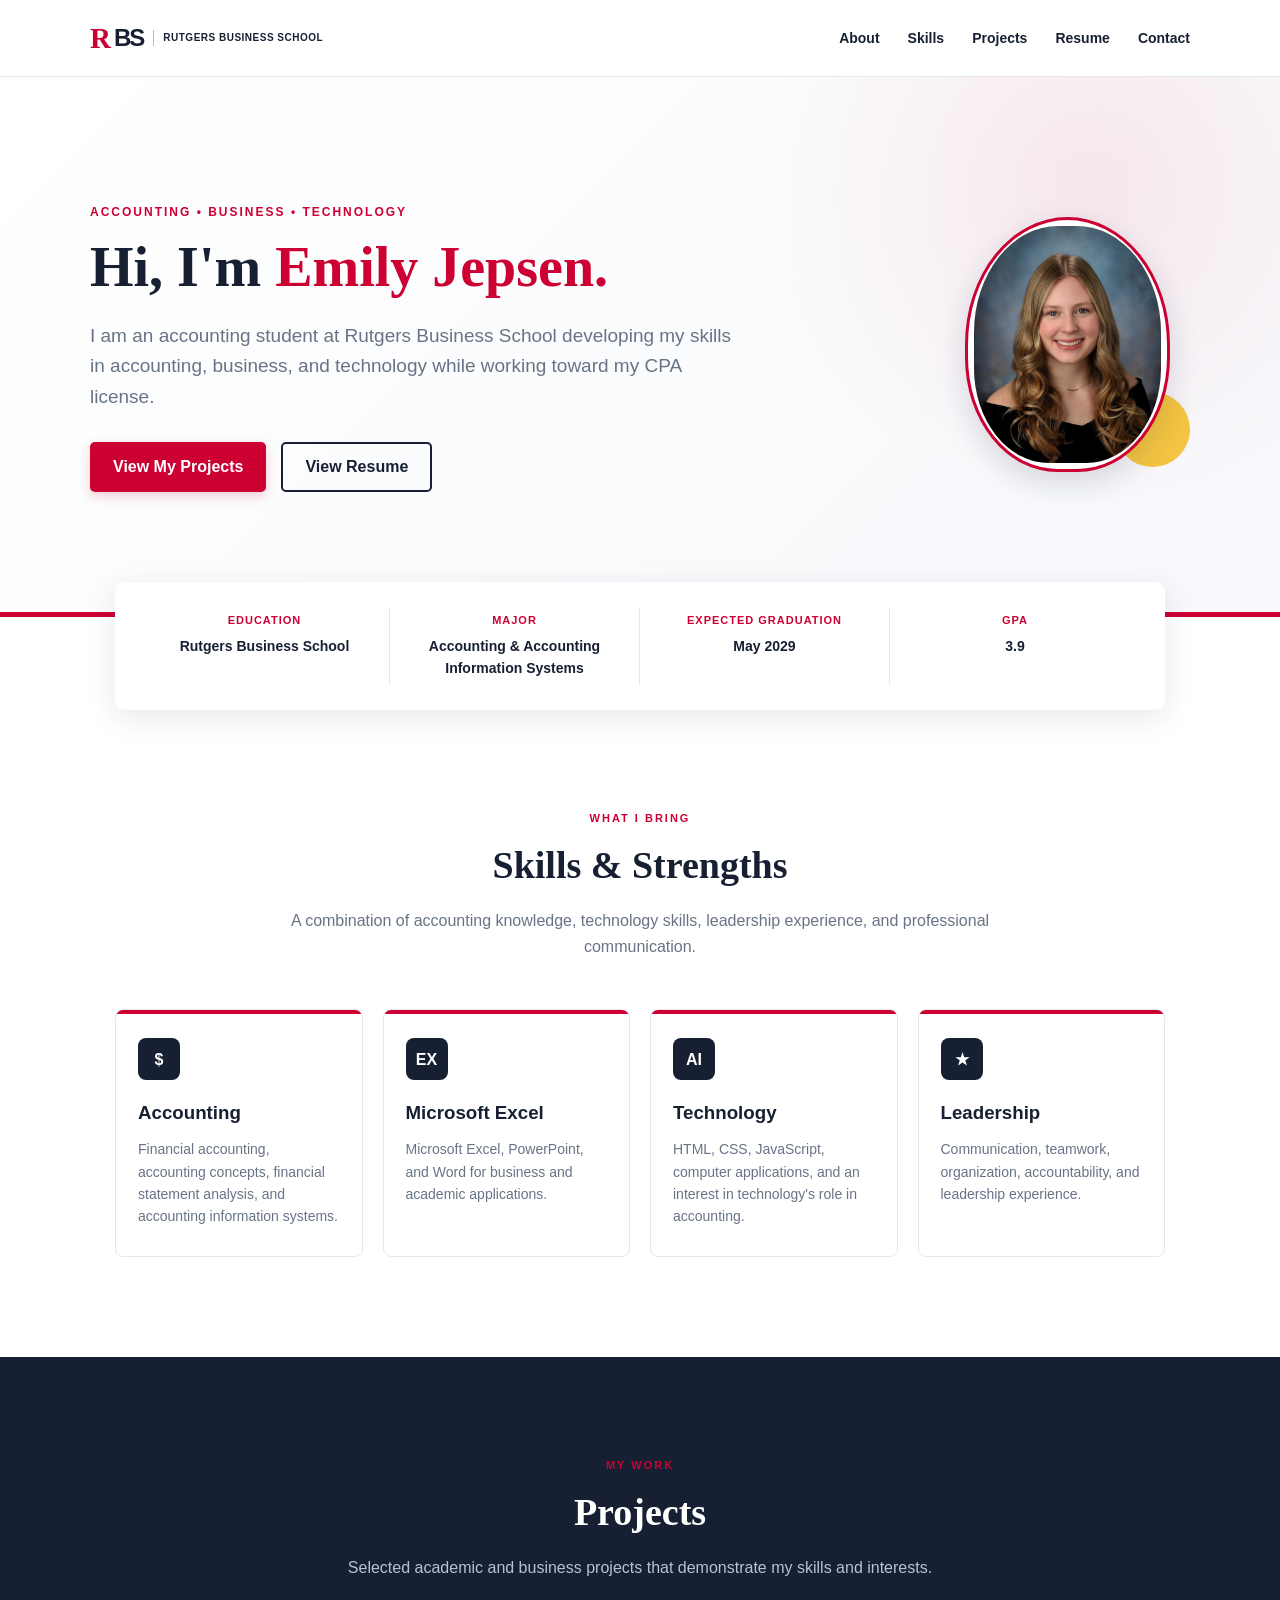
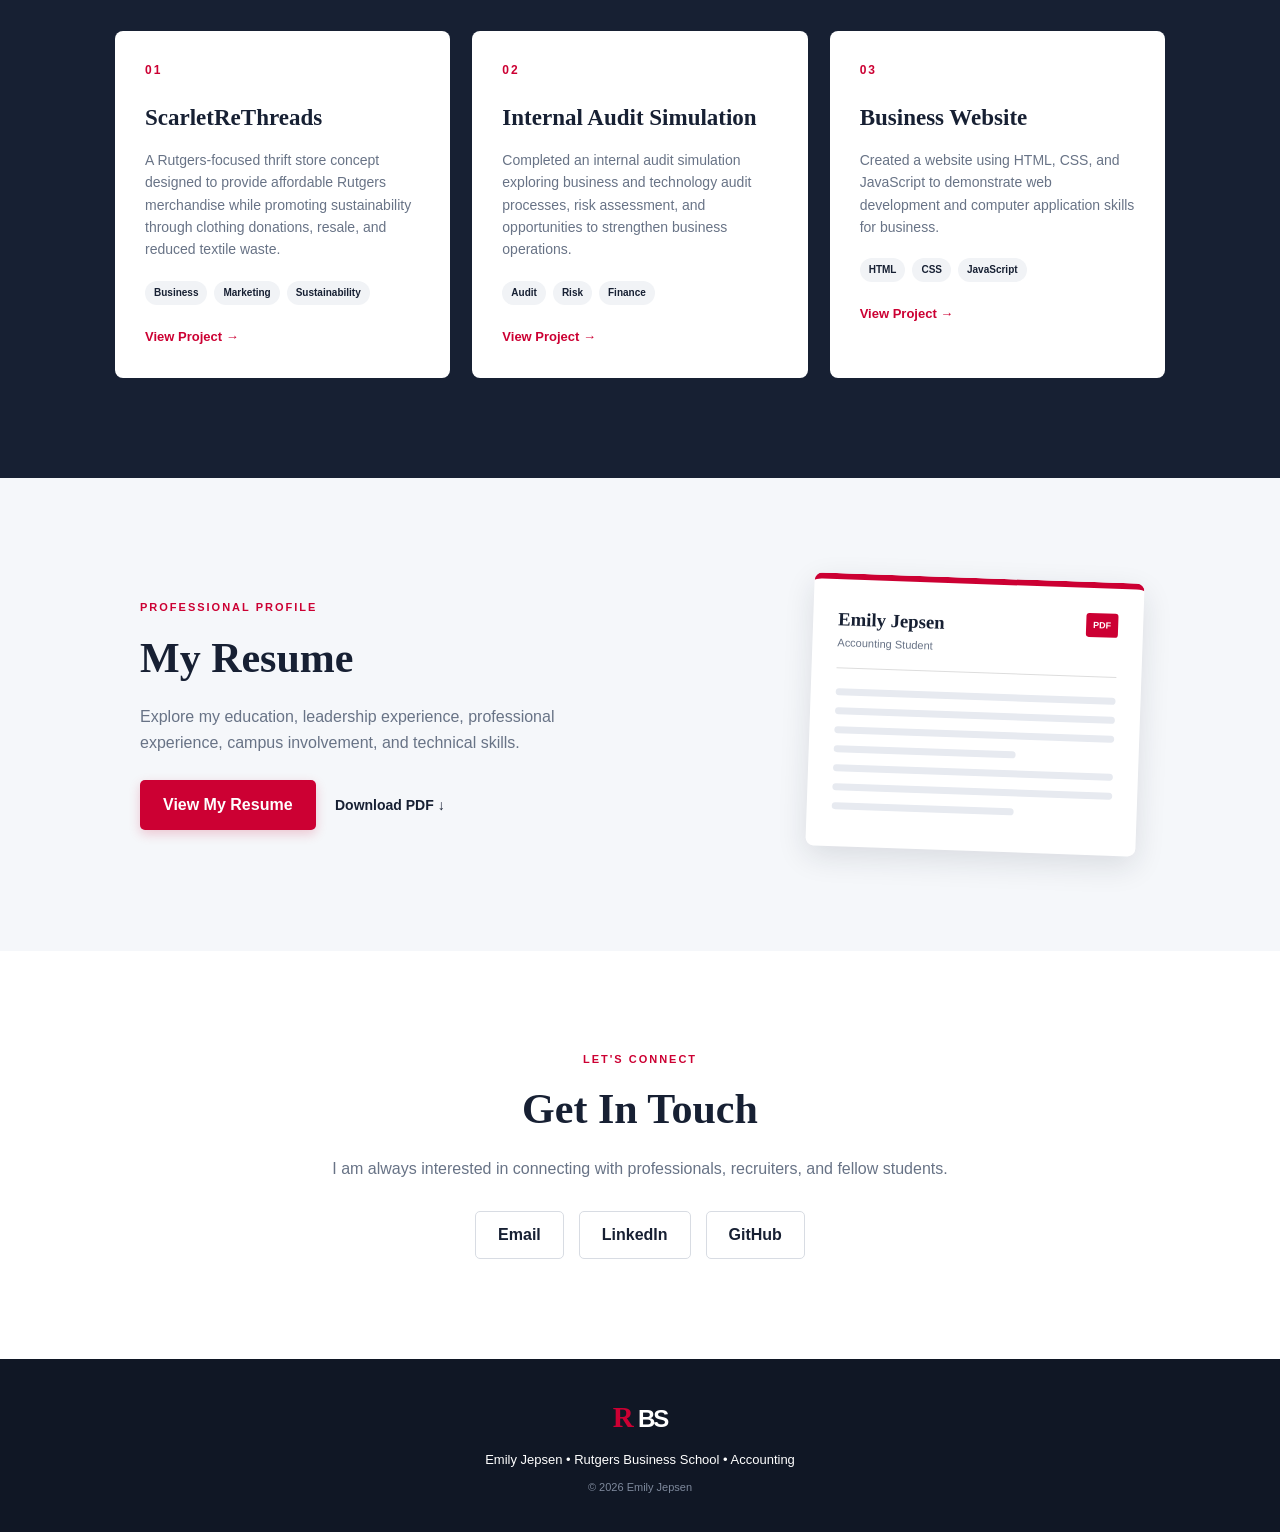
<file: index.html>
<!DOCTYPE html>
<html lang="en">

<head>

    <meta charset="UTF-8">

    <meta name="viewport" content="width=device-width, initial-scale=1.0">

    <title>Emily Jepsen | Accounting Student</title>

    <link rel="stylesheet" href="style.css">

</head>


<body>


    <!-- Navigation -->

    <header>

        <nav>

            <!-- RBS Style Logo -->

            <a href="#about" class="logo">

                <span class="logo-r">R</span>
                <span class="logo-bs">BS</span>

                <span class="logo-text">
                    Rutgers Business School
                </span>

            </a>


            <ul class="nav-links">

                <li>
                    <a href="#about">About</a>
                </li>

                <li>
                    <a href="#skills">Skills</a>
                </li>

                <li>
                    <a href="#projects">Projects</a>
                </li>

                <li>
                    <a href="#resume">Resume</a>
                </li>

                <li>
                    <a href="#contact">Contact</a>
                </li>

            </ul>

        </nav>

    </header>



    <!-- HERO / PERSONAL STATEMENT -->

    <section id="about" class="hero">

        <div class="hero-content">


            <div class="hero-text">

                <div class="small-label">
                    ACCOUNTING • BUSINESS • TECHNOLOGY
                </div>


                <h1>
                    Hi, I'm
                    <span>Emily Jepsen.</span>
                </h1>


                <p class="statement">

                    I am an accounting student at Rutgers Business School
                    developing my skills in accounting, business, and technology
                    while working toward my CPA license.

                </p>


                <div class="hero-buttons">

                    <a href="#projects" class="primary-button">
                        View My Projects
                    </a>


                    <a href="#resume" class="secondary-button">
                        View Resume
                    </a>

                </div>

            </div>



            <!-- Small Headshot -->

            <div class="hero-image">

                <div class="image-border">

                    <img
                        src="headshot.JPG"
                        alt="Professional headshot of Emily Jepsen"
                    >

                </div>

                <div class="image-accent"></div>

            </div>

        </div>

    </section>



    <!-- QUICK INFORMATION -->

    <section class="quick-info">

        <div class="info-box">

            <h3>Education</h3>

            <p>
                Rutgers Business School
            </p>

        </div>


        <div class="info-box">

            <h3>Major</h3>

            <p>
                Accounting & Accounting Information Systems
            </p>

        </div>


        <div class="info-box">

            <h3>Expected Graduation</h3>

            <p>
                May 2029
            </p>

        </div>


        <div class="info-box">

            <h3>GPA</h3>

            <p>
                3.9
            </p>

        </div>

    </section>



    <!-- SKILLS -->

    <section id="skills" class="section">

        <div class="section-heading">

            <p class="section-label">
                WHAT I BRING
            </p>

            <h2>
                Skills & Strengths
            </h2>

            <p>
                A combination of accounting knowledge, technology skills,
                leadership experience, and professional communication.
            </p>

        </div>



        <div class="skills-container">


            <div class="skill-card">

                <div class="skill-icon">
                    $
                </div>

                <h3>
                    Accounting
                </h3>

                <p>
                    Financial accounting, accounting concepts,
                    financial statement analysis, and accounting
                    information systems.
                </p>

            </div>



            <div class="skill-card">

                <div class="skill-icon">
                    EX
                </div>

                <h3>
                    Microsoft Excel
                </h3>

                <p>
                    Microsoft Excel, PowerPoint, and Word for
                    business and academic applications.
                </p>

            </div>



            <div class="skill-card">

                <div class="skill-icon">
                    AI
                </div>

                <h3>
                    Technology
                </h3>

                <p>
                    HTML, CSS, JavaScript, computer applications,
                    and an interest in technology's role in accounting.
                </p>

            </div>



            <div class="skill-card">

                <div class="skill-icon">
                    ★
                </div>

                <h3>
                    Leadership
                </h3>

                <p>
                    Communication, teamwork, organization,
                    accountability, and leadership experience.
                </p>

            </div>

        </div>

    </section>



    <!-- PROJECTS -->

    <section id="projects" class="projects-section">

        <div class="section-heading">

            <p class="section-label">
                MY WORK
            </p>

            <h2>
                Projects
            </h2>

            <p>
                Selected academic and business projects that
                demonstrate my skills and interests.
            </p>

        </div>



        <div class="projects-container">


            <!-- Project 1 -->

            <div class="project-card">

                <div class="project-number">
                    01
                </div>

                <h3>
                    ScarletReThreads
                </h3>

                <p>
                    A Rutgers-focused thrift store concept designed
                    to provide affordable Rutgers merchandise while
                    promoting sustainability through clothing donations,
                    resale, and reduced textile waste.
                </p>

                <div class="project-tags">

                    <span>
                        Business
                    </span>

                    <span>
                        Marketing
                    </span>

                    <span>
                        Sustainability
                    </span>

                </div>

                <a href="Intro to Management Final Project (1).pptx" class="project-link">
                    View Project →
                </a>

            </div>



            <!-- Project 2 -->

            <div class="project-card">

                <div class="project-number">
                    02
                </div>

                <h3>
                    Internal Audit Simulation
                </h3>

                <p>
                    Completed an internal audit simulation exploring
                    business and technology audit processes, risk
                    assessment, and opportunities to strengthen
                    business operations.
                </p>

                <div class="project-tags">

                    <span>
                        Audit
                    </span>

                    <span>
                        Risk
                    </span>

                    <span>
                        Finance
                    </span>

                </div>

                <a href="certificate.pdf" class="project-link">
                    View Project →
                </a>

            </div>



            <!-- Project 3 -->

            <div class="project-card">

                <div class="project-number">
                    03
                </div>

                <h3>
                    Business Website
                </h3>

                <p>
                    Created a website using HTML, CSS, and JavaScript
                    to demonstrate web development and computer
                    application skills for business.
                </p>

                <div class="project-tags">

                    <span>
                        HTML
                    </span>

                    <span>
                        CSS
                    </span>

                    <span>
                        JavaScript
                    </span>

                </div>

                <a href="WorldCuisines4Main.html" class="project-link">
                    View Project →
                </a>

            </div>

        </div>

    </section>



    <!-- RESUME -->

    <section id="resume" class="resume-section">

        <div class="resume-container">


            <div class="resume-text">

                <p class="section-label">
                    PROFESSIONAL PROFILE
                </p>

                <h2>
                    My Resume
                </h2>

                <p>
                    Explore my education, leadership experience,
                    professional experience, campus involvement,
                    and technical skills.
                </p>


                <a
                    href="Emily_Jepsen_Resume.pdf"
                    target="_blank"
                    class="primary-button"
                >
                    View My Resume
                </a>


                <a
                    href="Emily Jepsen Resume Summer 2026 (1) (1).pdf"
                    download
                    class="resume-download"
                >
                    Download PDF ↓
                </a>

            </div>



            <!-- Resume Preview -->

            <div class="resume-preview">

                <div class="resume-top">

                    <div>

                        <h3>
                            Emily Jepsen
                        </h3>

                        <p>
                            Accounting Student
                        </p>

                    </div>

                    <div class="resume-icon">
                        PDF
                    </div>

                </div>


                <div class="resume-lines">

                    <div></div>
                    <div></div>
                    <div></div>

                    <div class="short"></div>

                    <div></div>
                    <div></div>

                    <div class="short"></div>

                </div>

            </div>

        </div>

    </section>



    <!-- CONTACT -->

    <section id="contact" class="contact-section">

        <div class="contact-content">

            <p class="section-label">
                LET'S CONNECT
            </p>

            <h2>
                Get In Touch
            </h2>

            <p>
                I am always interested in connecting with
                professionals, recruiters, and fellow students.
            </p>


            <div class="contact-links">

                <a href="mailto:emily.jepsen@rutgers.edu">

                    Email

                </a>


                <a
                    href="https://www.linkedin.com/in/emily-jepsen-16257527b/"
                    target="_blank"
                >

                    LinkedIn

                </a>


                <a
                    href="https://epj30-ship-it.github.io/epj30.github.io/"
                    target="_blank"
                >

                    GitHub

                </a>

            </div>

        </div>

    </section>



    <!-- FOOTER -->

    <footer>

        <div class="footer-logo">

            <span class="logo-r">R</span>
            <span class="logo-bs">BS</span>

        </div>

        <p>
            Emily Jepsen • Rutgers Business School • Accounting
        </p>

        <p class="copyright">
            © 2026 Emily Jepsen
        </p>

    </footer>



    <script src="script.js"></script>

</body>

</html>
</file>
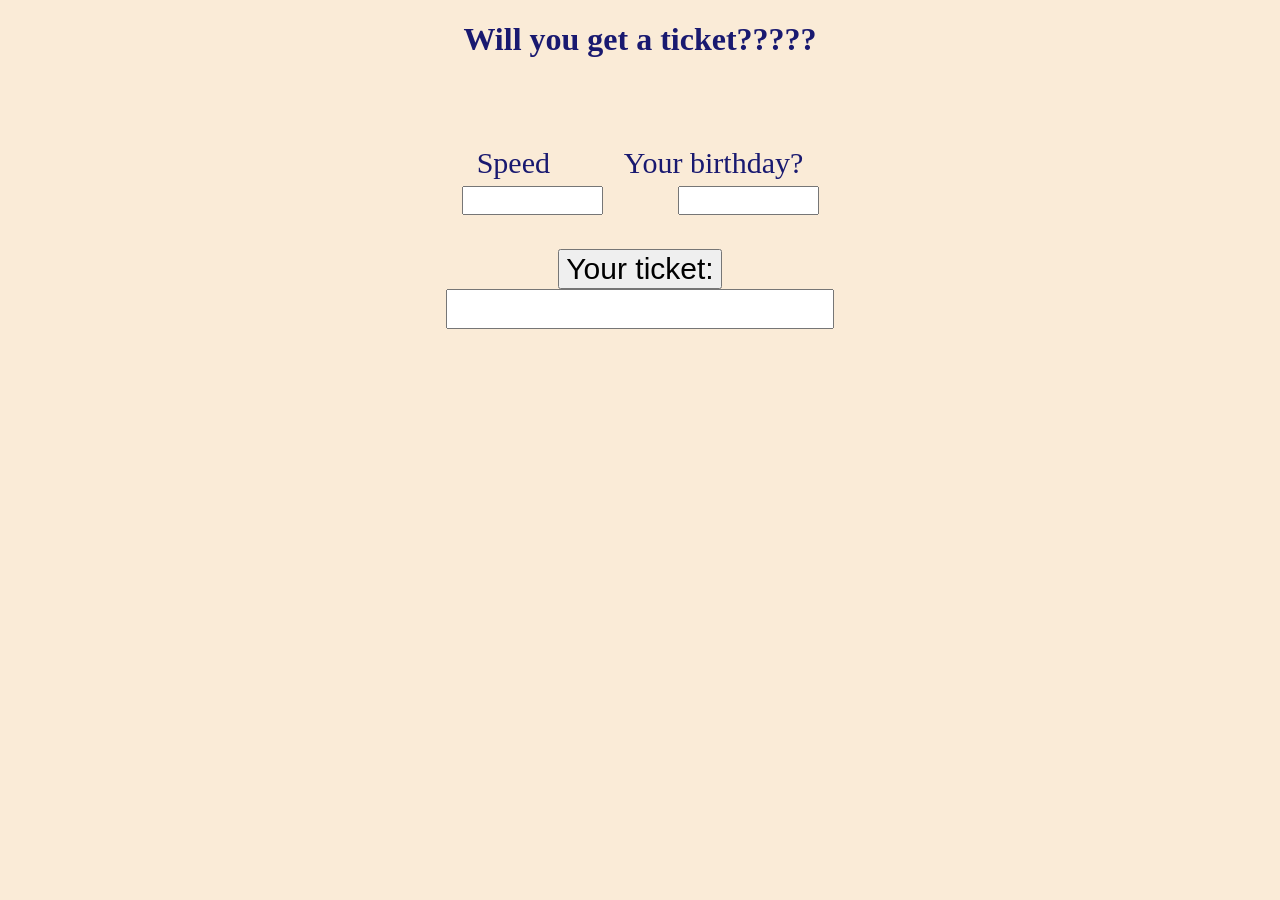
<file: speedingTicket (1).html>
<!doctype html>
<html>
	<head>
		<meta charset = "UTF-8">
		<title> Speeding Ticket</title>
		<style>
	      body {background-color:antiquewhite; font-family:'Times New Roman', Times, serif, Times, serif;
	                color: midnightblue; text-align: center}
	      p {font-size:30px}
          button{font-size:30px}
       </style>
      
      <script>
          /*
          declare two variables for speed and birthday and initialize them.
          */
  
           /*
           the code in this function will return none, small, or big.
           */
           function getTicketType(s){
            return ""
            
           }

       </script>
       </head>
	</head>

	<body>
		<h1>Will you get a ticket?????</h1>
		<br><br> <!--Skips lines-->  
		<!-- Creating Input Elements -->
		<p>
            Speed &nbsp;&nbsp;&nbsp; &nbsp;  &nbsp;&nbsp; Your birthday? <br>
            <!-- SPEED text box -->
			<input  style = "font-size:20px" type ="text" id = "speedBox" value = ""  size = "10"
            onchange = "
                //you need code here
            "/>

            &nbsp;&nbsp; &nbsp;  &nbsp; &nbsp;
            <!-- is it your birthday text box; 
                If there is a 'yes' here, subtract 5 from speed-->
            <input  style = "font-size:20px" type ="text" id = "birthdayBox" value = ""  size = "10"
            onchange = "
                //you need code here
            "/>
            <br><br>
            <!-- Button will call function to determine what ticket you get.-->
            <button id = "ticketButton"
            onclick = " 
                var ticketType;
                ticketType = //call to function
                ticketBox.value = ticketType 
                "  > Your ticket: </button><br>

			<input style="font-size:30px;text-align: center;" type ="text" id = "ticketBox"
                size = "20"  value = ""readonly/>
 
		</p>
</body>
<html>
</file>
<file: style.css>
/* ========================================
   GENERAL STYLING
======================================== */

* {
    margin: 0;
    padding: 0;
    box-sizing: border-box;
}

html {
    scroll-behavior: smooth;
}

body {
    font-family: Arial, Helvetica, sans-serif;
    line-height: 1.6;
    color: #172033;
    background-color: #ffffff;
}


/* ========================================
   COLORS
======================================== */

:root {

    --scarlet: #cc0033;

    --dark-scarlet: #990026;

    --navy: #172033;

    --light-navy: #26344f;

    --gold: #f4c542;

    --light-gray: #f5f7fa;

    --medium-gray: #687386;

    --white: #ffffff;

}


/* ========================================
   NAVIGATION
======================================== */

header {

    background-color: rgba(255, 255, 255, 0.97);

    border-bottom: 1px solid #e5e8ed;

    position: sticky;

    top: 0;

    z-index: 1000;

}

nav {

    max-width: 1150px;

    margin: auto;

    padding: 15px 25px;

    display: flex;

    justify-content: space-between;

    align-items: center;

}


/* RBS LOGO */

.logo {

    display: flex;

    align-items: center;

    gap: 3px;

    text-decoration: none;

    color: var(--navy);

}

.logo-r {

    font-size: 29px;

    font-weight: 900;

    color: var(--scarlet);

    font-family: Georgia, serif;

}

.logo-bs {

    font-size: 24px;

    font-weight: 800;

    color: var(--navy);

    letter-spacing: -2px;

}

.logo-text {

    font-size: 10px;

    font-weight: bold;

    letter-spacing: 0.5px;

    text-transform: uppercase;

    border-left: 1px solid #bbb;

    padding-left: 9px;

    margin-left: 7px;

}


.nav-links {

    list-style: none;

    display: flex;

    gap: 28px;

}

.nav-links a {

    color: var(--navy);

    text-decoration: none;

    font-size: 14px;

    font-weight: 600;

    transition: 0.3s;

}

.nav-links a:hover {

    color: var(--scarlet);

}


/* ========================================
   HERO SECTION
======================================== */

.hero {

    min-height: 540px;

    display: flex;

    align-items: center;

    padding: 65px 25px;

    background:

        radial-gradient(
            circle at 85% 20%,
            rgba(204, 0, 51, 0.08),
            transparent 28%
        ),

        linear-gradient(
            135deg,
            #ffffff 0%,
            #f6f8fb 100%
        );

    border-bottom: 5px solid var(--scarlet);

}

.hero-content {

    max-width: 1100px;

    width: 100%;

    margin: auto;

    display: flex;

    align-items: center;

    justify-content: space-between;

    gap: 60px;

}

.hero-text {

    flex: 1;

}

.small-label {

    display: inline-block;

    color: var(--scarlet);

    font-size: 12px;

    font-weight: bold;

    letter-spacing: 2px;

    margin-bottom: 15px;

}

.hero h1 {

    font-family: Georgia, "Times New Roman", serif;

    font-size: 56px;

    line-height: 1.1;

    margin-bottom: 22px;

    color: var(--navy);

}

.hero h1 span {

    color: var(--scarlet);

}

.statement {

    max-width: 650px;

    font-size: 19px;

    color: var(--medium-gray);

    margin-bottom: 30px;

}


/* ========================================
   BUTTONS
======================================== */

.hero-buttons {

    display: flex;

    align-items: center;

    gap: 15px;

}

.primary-button {

    display: inline-block;

    background-color: var(--scarlet);

    color: white;

    padding: 12px 23px;

    border-radius: 5px;

    text-decoration: none;

    font-weight: bold;

    transition: 0.3s;

    box-shadow: 0 4px 12px rgba(204, 0, 51, 0.2);

}

.primary-button:hover {

    background-color: var(--dark-scarlet);

    transform: translateY(-2px);

}

.secondary-button {

    display: inline-block;

    color: var(--navy);

    border: 2px solid var(--navy);

    padding: 10px 22px;

    border-radius: 5px;

    text-decoration: none;

    font-weight: bold;

    transition: 0.3s;

}

.secondary-button:hover {

    background-color: var(--navy);

    color: white;

}


/* ========================================
   HEADSHOT
======================================== */

.hero-image {

    width: 225px;

    position: relative;

    flex-shrink: 0;

}

.image-border {

    width: 205px;

    height: 255px;

    padding: 6px;

    background-color: white;

    border: 3px solid var(--scarlet);

    border-radius: 50% 50% 45% 45%;

    box-shadow: 0 10px 30px rgba(23, 32, 51, 0.15);

    position: relative;

    z-index: 2;

}

.hero-image img {

    width: 100%;

    height: 100%;

    object-fit: cover;

    object-position: center top;

    border-radius: 45% 45% 40% 40%;

}

.image-accent {

    width: 75px;

    height: 75px;

    background-color: var(--gold);

    border-radius: 50%;

    position: absolute;

    right: 0;

    bottom: 5px;

    z-index: 1;

}


/* ========================================
   QUICK INFO
======================================== */

.quick-info {

    max-width: 1050px;

    margin: -35px auto 0;

    position: relative;

    z-index: 5;

    background-color: white;

    border-radius: 10px;

    box-shadow: 0 8px 30px rgba(23, 32, 51, 0.1);

    display: grid;

    grid-template-columns: repeat(4, 1fr);

    padding: 25px;

}

.info-box {

    text-align: center;

    padding: 5px 15px;

    border-right: 1px solid #e5e8ed;

}

.info-box:last-child {

    border-right: none;

}

.info-box h3 {

    font-size: 11px;

    color: var(--scarlet);

    text-transform: uppercase;

    letter-spacing: 1px;

    margin-bottom: 5px;

}

.info-box p {

    font-size: 14px;

    font-weight: bold;

    color: var(--navy);

}


/* ========================================
   GENERAL SECTIONS
======================================== */

.section {

    max-width: 1100px;

    margin: auto;

    padding: 100px 25px;

}

.section-heading {

    max-width: 700px;

    margin: 0 auto 50px;

    text-align: center;

}

.section-label {

    color: var(--scarlet);

    font-size: 11px;

    font-weight: bold;

    letter-spacing: 2px;

    text-transform: uppercase;

    margin-bottom: 8px;

}

.section-heading h2,

.resume-text h2,

.contact-content h2 {

    font-family: Georgia, "Times New Roman", serif;

    font-size: 38px;

    color: var(--navy);

    margin-bottom: 12px;

}

.section-heading p:last-child {

    color: var(--medium-gray);

}


/* ========================================
   SKILLS
======================================== */

.skills-container {

    display: grid;

    grid-template-columns: repeat(4, 1fr);

    gap: 20px;

}

.skill-card {

    padding: 28px 22px;

    background-color: white;

    border: 1px solid #e5e8ed;

    border-radius: 8px;

    transition: 0.3s;

    position: relative;

    overflow: hidden;

}

.skill-card::before {

    content: "";

    position: absolute;

    top: 0;

    left: 0;

    width: 100%;

    height: 4px;

    background-color: var(--scarlet);

}

.skill-card:hover {

    transform: translateY(-5px);

    box-shadow: 0 10px 25px rgba(23, 32, 51, 0.1);

}

.skill-icon {

    width: 42px;

    height: 42px;

    background-color: var(--navy);

    color: white;

    border-radius: 8px;

    display: flex;

    align-items: center;

    justify-content: center;

    font-weight: bold;

    margin-bottom: 18px;

}

.skill-card h3 {

    color: var(--navy);

    margin-bottom: 10px;

}

.skill-card p {

    color: var(--medium-gray);

    font-size: 14px;

}


/* ========================================
   PROJECTS
======================================== */

.projects-section {

    padding: 100px 25px;

    background-color: var(--navy);

    position: relative;

}

.projects-section .section-heading h2 {

    color: white;

}

.projects-section .section-heading p:last-child {

    color: #b9c2d0;

}

.projects-container {

    max-width: 1050px;

    margin: auto;

    display: grid;

    grid-template-columns: repeat(3, 1fr);

    gap: 22px;

}

.project-card {

    background-color: white;

    padding: 30px;

    border-radius: 8px;

    position: relative;

    transition: 0.3s;

}

.project-card:hover {

    transform: translateY(-6px);

    box-shadow: 0 12px 30px rgba(0, 0, 0, 0.25);

}

.project-number {

    color: var(--scarlet);

    font-size: 12px;

    font-weight: bold;

    letter-spacing: 2px;

    margin-bottom: 20px;

}

.project-card h3 {

    color: var(--navy);

    font-family: Georgia, "Times New Roman", serif;

    font-size: 23px;

    margin-bottom: 12px;

}

.project-card p {

    color: var(--medium-gray);

    font-size: 14px;

}

.project-tags {

    display: flex;

    flex-wrap: wrap;

    gap: 7px;

    margin-top: 20px;

}

.project-tags span {

    background-color: #f1f3f6;

    color: var(--navy);

    padding: 4px 9px;

    border-radius: 20px;

    font-size: 10px;

    font-weight: bold;

}

.project-link {

    display: inline-block;

    margin-top: 22px;

    color: var(--scarlet);

    text-decoration: none;

    font-weight: bold;

    font-size: 13px;

}

.project-link:hover {

    color: var(--dark-scarlet);

}


/* ========================================
   RESUME
======================================== */

.resume-section {

    padding: 100px 25px;

    background-color: #f5f7fa;

}

.resume-container {

    max-width: 1000px;

    margin: auto;

    display: flex;

    align-items: center;

    justify-content: space-between;

    gap: 70px;

}

.resume-text {

    flex: 1;

}

.resume-text h2 {

    font-size: 42px;

}

.resume-text > p:not(.section-label) {

    color: var(--medium-gray);

    margin-bottom: 25px;

    max-width: 500px;

}

.resume-download {

    color: var(--navy);

    font-weight: bold;

    text-decoration: none;

    margin-left: 15px;

    font-size: 14px;

}

.resume-download:hover {

    color: var(--scarlet);

}


/* Resume visual */

.resume-preview {

    width: 330px;

    min-height: 220px;

    background-color: white;

    border-radius: 8px;

    padding: 25px;

    box-shadow: 0 10px 30px rgba(23, 32, 51, 0.12);

    border-top: 6px solid var(--scarlet);

    transform: rotate(2deg);

}

.resume-top {

    display: flex;

    justify-content: space-between;

    align-items: flex-start;

    border-bottom: 1px solid #ddd;

    padding-bottom: 15px;

}

.resume-top h3 {

    font-family: Georgia, "Times New Roman", serif;

    color: var(--navy);

}

.resume-top p {

    font-size: 11px;

    color: var(--medium-gray);

}

.resume-icon {

    background-color: var(--scarlet);

    color: white;

    padding: 5px 7px;

    font-size: 9px;

    font-weight: bold;

    border-radius: 3px;

}

.resume-lines {

    padding-top: 20px;

}

.resume-lines div {

    width: 100%;

    height: 7px;

    background-color: #e7eaf0;

    margin-bottom: 12px;

    border-radius: 5px;

}

.resume-lines .short {

    width: 65%;

}


/* ========================================
   CONTACT
======================================== */

.contact-section {

    padding: 100px 25px;

    text-align: center;

    background-color: white;

}

.contact-content {

    max-width: 650px;

    margin: auto;

}

.contact-content h2 {

    font-size: 42px;

}

.contact-content > p:not(.section-label) {

    color: var(--medium-gray);

    margin-bottom: 30px;

}

.contact-links {

    display: flex;

    justify-content: center;

    gap: 15px;

}

.contact-links a {

    display: inline-block;

    padding: 10px 22px;

    border: 1px solid #d8dce3;

    border-radius: 5px;

    color: var(--navy);

    text-decoration: none;

    font-weight: bold;

    transition: 0.3s;

}

.contact-links a:hover {

    background-color: var(--scarlet);

    color: white;

    border-color: var(--scarlet);

}


/* ========================================
   FOOTER
======================================== */

footer {

    background-color: #101725;

    color: white;

    text-align: center;

    padding: 35px 20px;

}

.footer-logo {

    margin-bottom: 10px;

}

.footer-logo .logo-r {

    color: var(--scarlet);

}

.footer-logo .logo-bs {

    color: white;

}

footer p {

    font-size: 13px;

}

footer .copyright {

    color: #7e899c;

    font-size: 11px;

    margin-top: 8px;

}


/* ========================================
   MOBILE DESIGN
======================================== */

@media (max-width: 850px) {

    .skills-container {

        grid-template-columns: repeat(2, 1fr);

    }

    .projects-container {

        grid-template-columns: 1fr;

        max-width: 600px;

    }

    .resume-container {

        flex-direction: column;

        text-align: center;

    }

    .resume-text > p:not(.section-label) {

        margin-left: auto;

        margin-right: auto;

    }

}


@media (max-width: 700px) {

    nav {

        flex-direction: column;

        gap: 12px;

    }

    .logo-text {

        display: none;

    }

    .nav-links {

        gap: 14px;

        flex-wrap: wrap;

        justify-content: center;

    }

    .nav-links a {

        font-size: 12px;

    }

    .hero {

        padding: 55px 20px;

    }

    .hero-content {

        flex-direction: column-reverse;

        text-align: center;

        gap: 30px;

    }

    .hero h1 {

        font-size: 40px;

    }

    .statement {

        font-size: 17px;

    }

    .hero-buttons {

        justify-content: center;

        flex-wrap: wrap;

    }

    .hero-image {

        width: 175px;

    }

    .image-border {

        width: 160px;

        height: 200px;

    }

    .image-accent {

        width: 55px;

        height: 55px;

    }

    .quick-info {

        grid-template-columns: repeat(2, 1fr);

        margin: -20px 20px 0;

    }

    .info-box {

        border-right: none;

        border-bottom: 1px solid #e5e8ed;

        padding: 12px;

    }

    .info-box:nth-child(3),

    .info-box:nth-child(4) {

        border-bottom: none;

    }

    .skills-container {

        grid-template-columns: 1fr;

    }

    .section,

    .projects-section,

    .resume-section,

    .contact-section {

        padding: 70px 20px;

    }

    .section-heading h2,

    .resume-text h2,

    .contact-content h2 {

        font-size: 32px;

    }

    .resume-preview {

        width: 290px;

    }

    .resume-download {

        display: block;

        margin: 15px 0 0;

    }

    .contact-links {

        flex-direction: column;

        max-width: 200px;

        margin: auto;

    }

}
</file>
